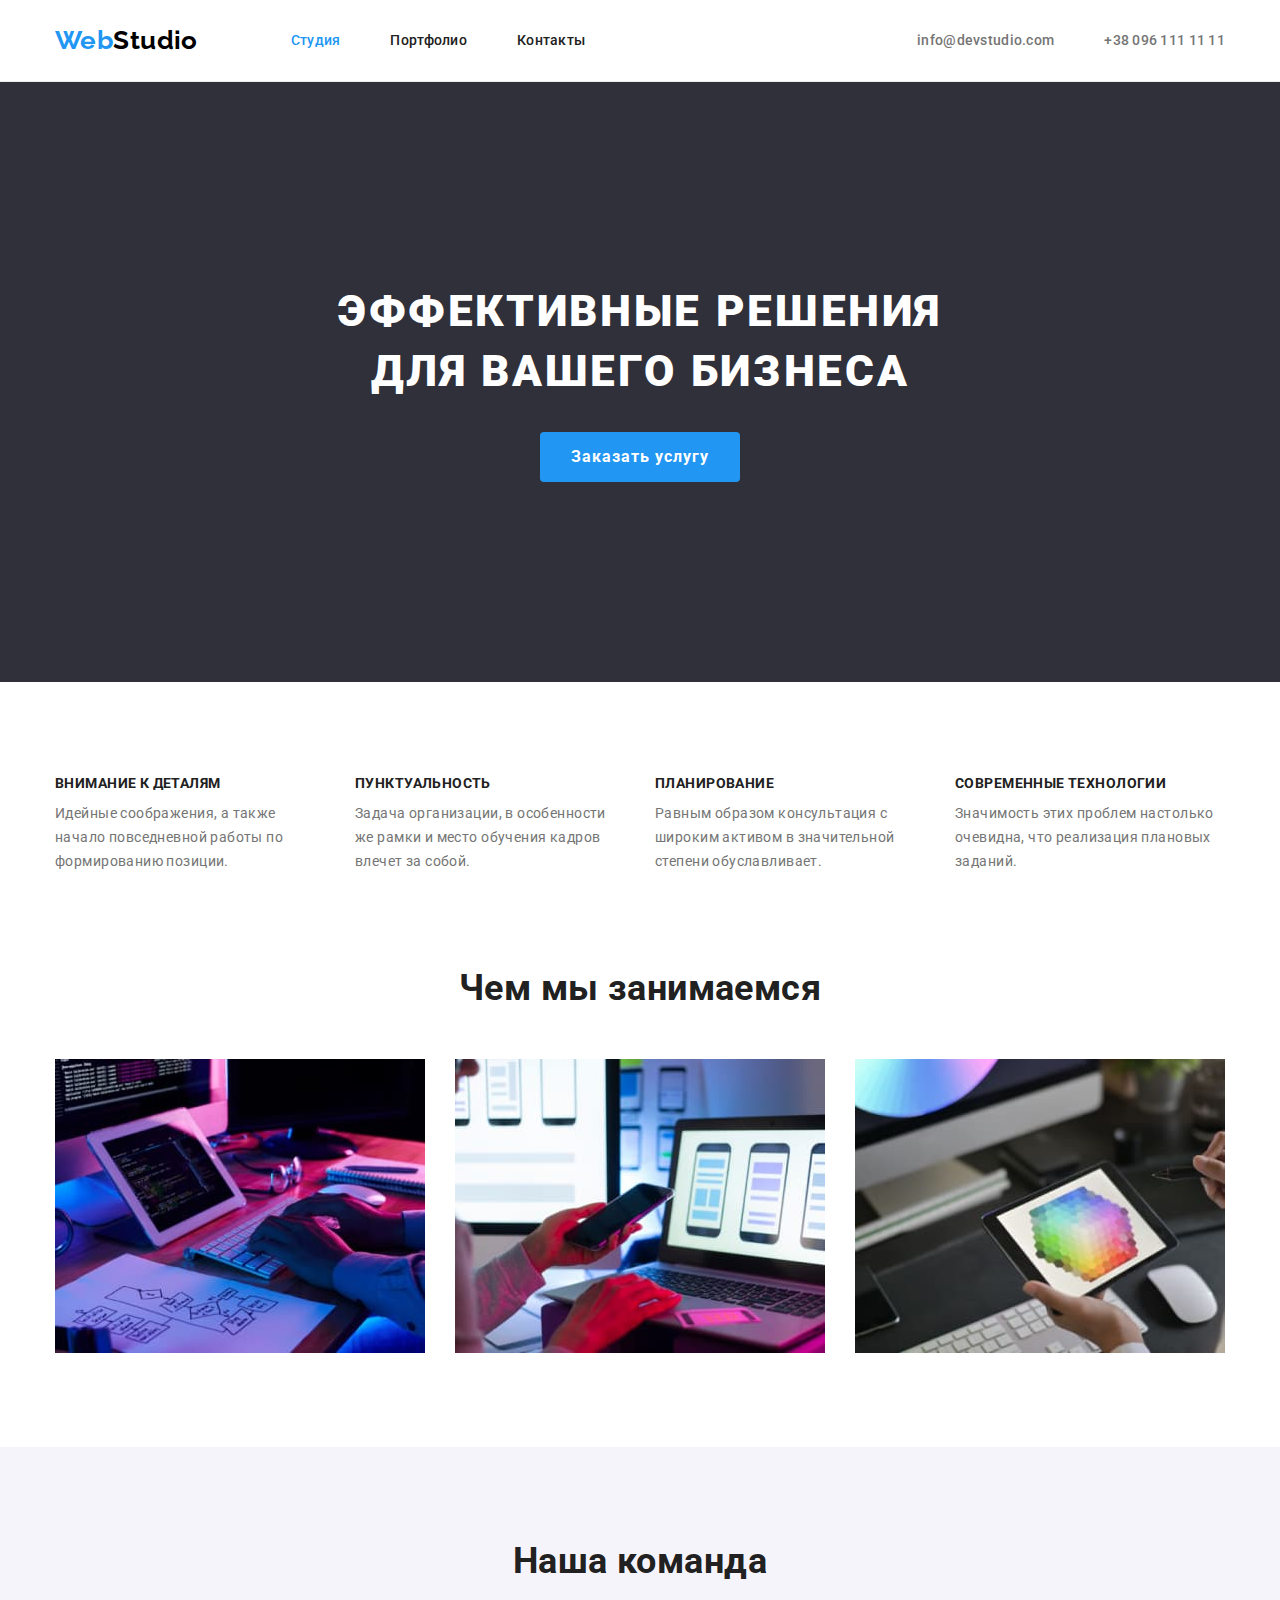
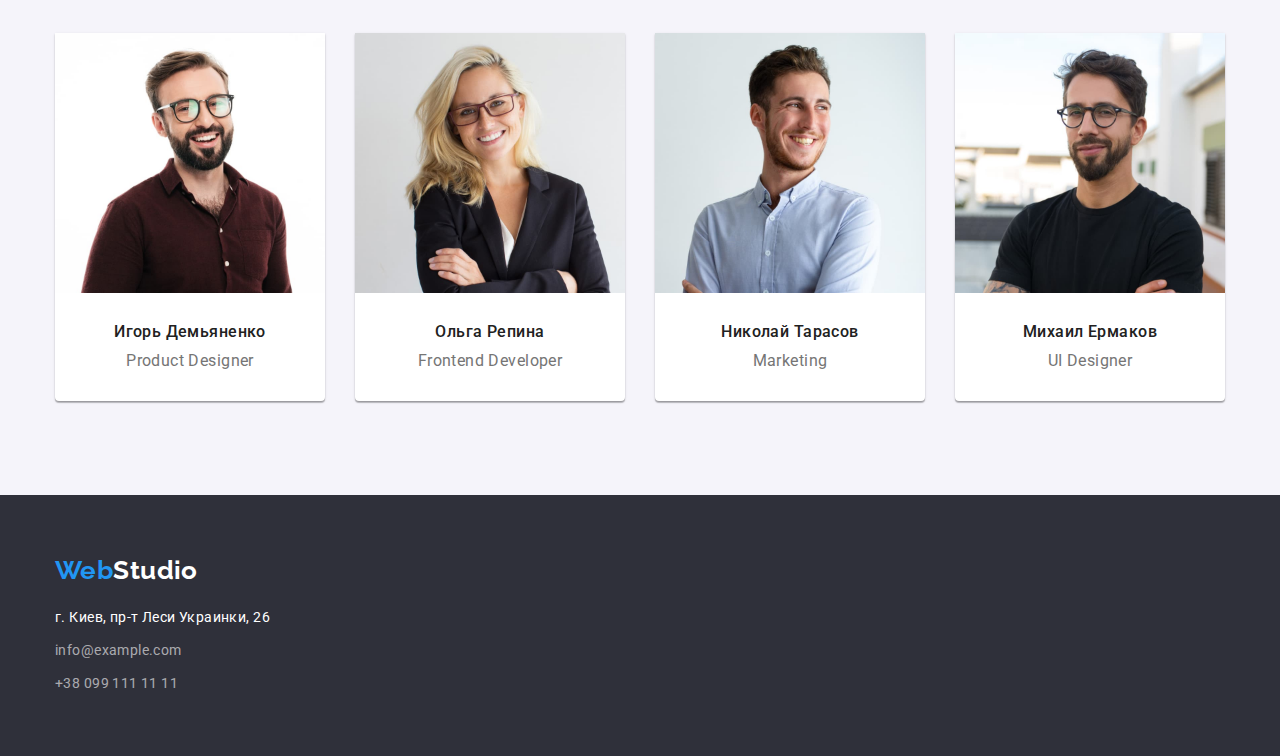
<file: index.html>
<!DOCTYPE html>
<html lang="ru">
  <head>
    <meta charset="UTF-8" />
    <meta http-equiv="X-UA-Compatible" content="IE=edge" />
    <meta name="viewport" content="width=device-width, initial-scale=1.0" />
    <link rel="preconnect" href="https://fonts.googleapis.com" />
    <link rel="preconnect" href="https://fonts.gstatic.com" crossorigin />
    <link
      rel="stylesheet"
      href="https://cdnjs.cloudflare.com/ajax/libs/modern-normalize/1.1.0/modern-normalize.css"
    />
    <link
      href="https://fonts.googleapis.com/css2?family=Raleway:wght@700&family=Roboto:wght@400;500;700;900&display=swap"
      rel="stylesheet"
    />
    <link rel="stylesheet" href="./styles/styles.css" />
    <title>Document</title>
  </head>
  <body>
    <!-- Header -->
    <header class="header">
      <div class="container header-container">
        <nav class="navigation">
          <a href="./index.html" class="logo">Web<span class="logo-studio">Studio</span>
          </a>
          <ul class="nav-links">
            <li class="item">
              <a href="./index.html" class="title current">Студия</a>
            </li>
            <li class="item">
              <a href="./portfolio.html" class="title">Портфолио</a>
            </li>
            <li class="item">
              <a href="" class="title">Контакты</a>
            </li>
          </ul>
        </nav>
        <ul class="nav-links nav-contacts">
          <li class="item">
            <a href="mailto:info@devstudio.com" class="contact">
              info@devstudio.com
            </a>
          </li>
          <li class="item">
            <a href="tel:+380961111111" class="contact">
              +38 096 111 11 11
            </a>
          </li>
        </ul>
      </div>
    </header>
    <!-- Hero Section -->
    <main>
      <section class="hero section">
        <div class="container hero-container">
          <h1 class="title">
            Эффективные решения для вашего бизнеса
          </h1>
          <button type="button" class="button">
            Заказать услугу
          </button>
        </div>
      </section>

      <!-- Особености -->
      <section class="benefits section">
        <h2 class="visually-hidden">особенности нашей работы</h2>
        <div class="container">
          <ul class="benefits-list">
            <li class="item">
              <h3 class="benefits title">Внимание к деталям</h3>
              Идейные соображения, а также начало повседневной работы по
              формированию позиции.
            </li>
            <li class="item">
              <h3 class="benefits title">Пунктуальность</h3>
              Задача организации, в особенности же рамки и место обучения кадров
              влечет за собой.
            </li>
            <li class="item">
              <h3 class="benefits title">Планирование</h3>
              Равным образом консультация с широким активом в значительной
              степени обуславливает.
            </li>
            <li class="item">
              <h3 class="benefits title">Современные технологии</h3>
              Значимость этих проблем настолько очевидна, что реализация
              плановых заданий.
            </li>
          </ul>
        </div>
      </section>
      <!-- Чем мы занимаемся -->
      <section class="ours-work section">
        <div class="container">
          <h2 class="title">Чем мы занимаемся</h2>
          <ul class="our-works-list">
            <li class="item">
              <img
                src="./images/img-1.jpg"
                width="370"
                alt="Человек работает за компьютером"
              />
            </li>
            <li class="item">
              <img
                src="./images/img-2.jpg"
                width="370"
                alt="Человек держит телефон в руке"
              />
            </li>
            <li class="item">
              <img
                src="./images/img-3.jpg"
                width="370"
                alt="Человек держит планшет в руке"
              />
            </li>
          </ul>
        </div>
      </section>
      <!--Наша команда-->
      <section class="our-team section">
        <div class="container">
          <h2 class="title">Наша команда</h2>
          <ul class="our-team-list">
            <li class="item card">
              <img
                src="./images/ourteam-1.jpg"
                width="270"
                alt="Игорь Демьяненко"
              />
              <div class="our-team-description">
              <h3 class="name">Игорь Демьяненко</h3>
              <p lang="en" class="profession">Product Designer</p>
            </div>
            </li>
            <li class="item card">
              <img
                src="./images/ourteam-2.jpg"
                width="270"
                alt="Ольга Репина"
              />
              <div class="our-team-description">
              <h3 class="name">Ольга Репина</h3>
              <p lang="en" class="profession">Frontend Developer</p>
            </div>
            </li>
            <li class="item card">
              <img
                src="./images/ourteam-3.jpg"
                width="270"
                alt="Николай Тарасов"
              />
              <div class="our-team-description">
              <h3 class="name">Николай Тарасов</h3>
              <p lang="en" class="profession">Marketing</p>
            </div>
            </li>
            <li class="item card">
              <img
                src="./images/ourteam-4.jpg"
                width="270"
                alt="Михаил Ермаков"
              />
              <div class="our-team-description">
              <h3 class="name">Михаил Ермаков</h3>
              <p lang="en" class="profession">UI Designer</p>
            </div>
            </li>
          </ul>
        </div>
      </section>
    </main>
    <!-- Подвал -->
    <footer class="footer">
      <div class="container">
        <a href="./index.html" class="logo">Web<span class="logo-studio">Studio</span>
        </a>
        <address class="footer-address">
          <p class="address">г. Киев, пр-т Леси Украинки, 26</p>
          <ul class="footer-links">
            <li class="footer-adress-item">
              <a href="mailto:info@example.com" class="footer-contacts">
                info@example.com
              </a>
            </li>
            <li class="footer-adress-item">
              <a href="tel:+380991111111" class="footer-contacts">
                +38 099 111 11 11
              </a>
            </li>
          </ul>
        </address>
      </div>
    </footer>
  </body>
</html>
</file>
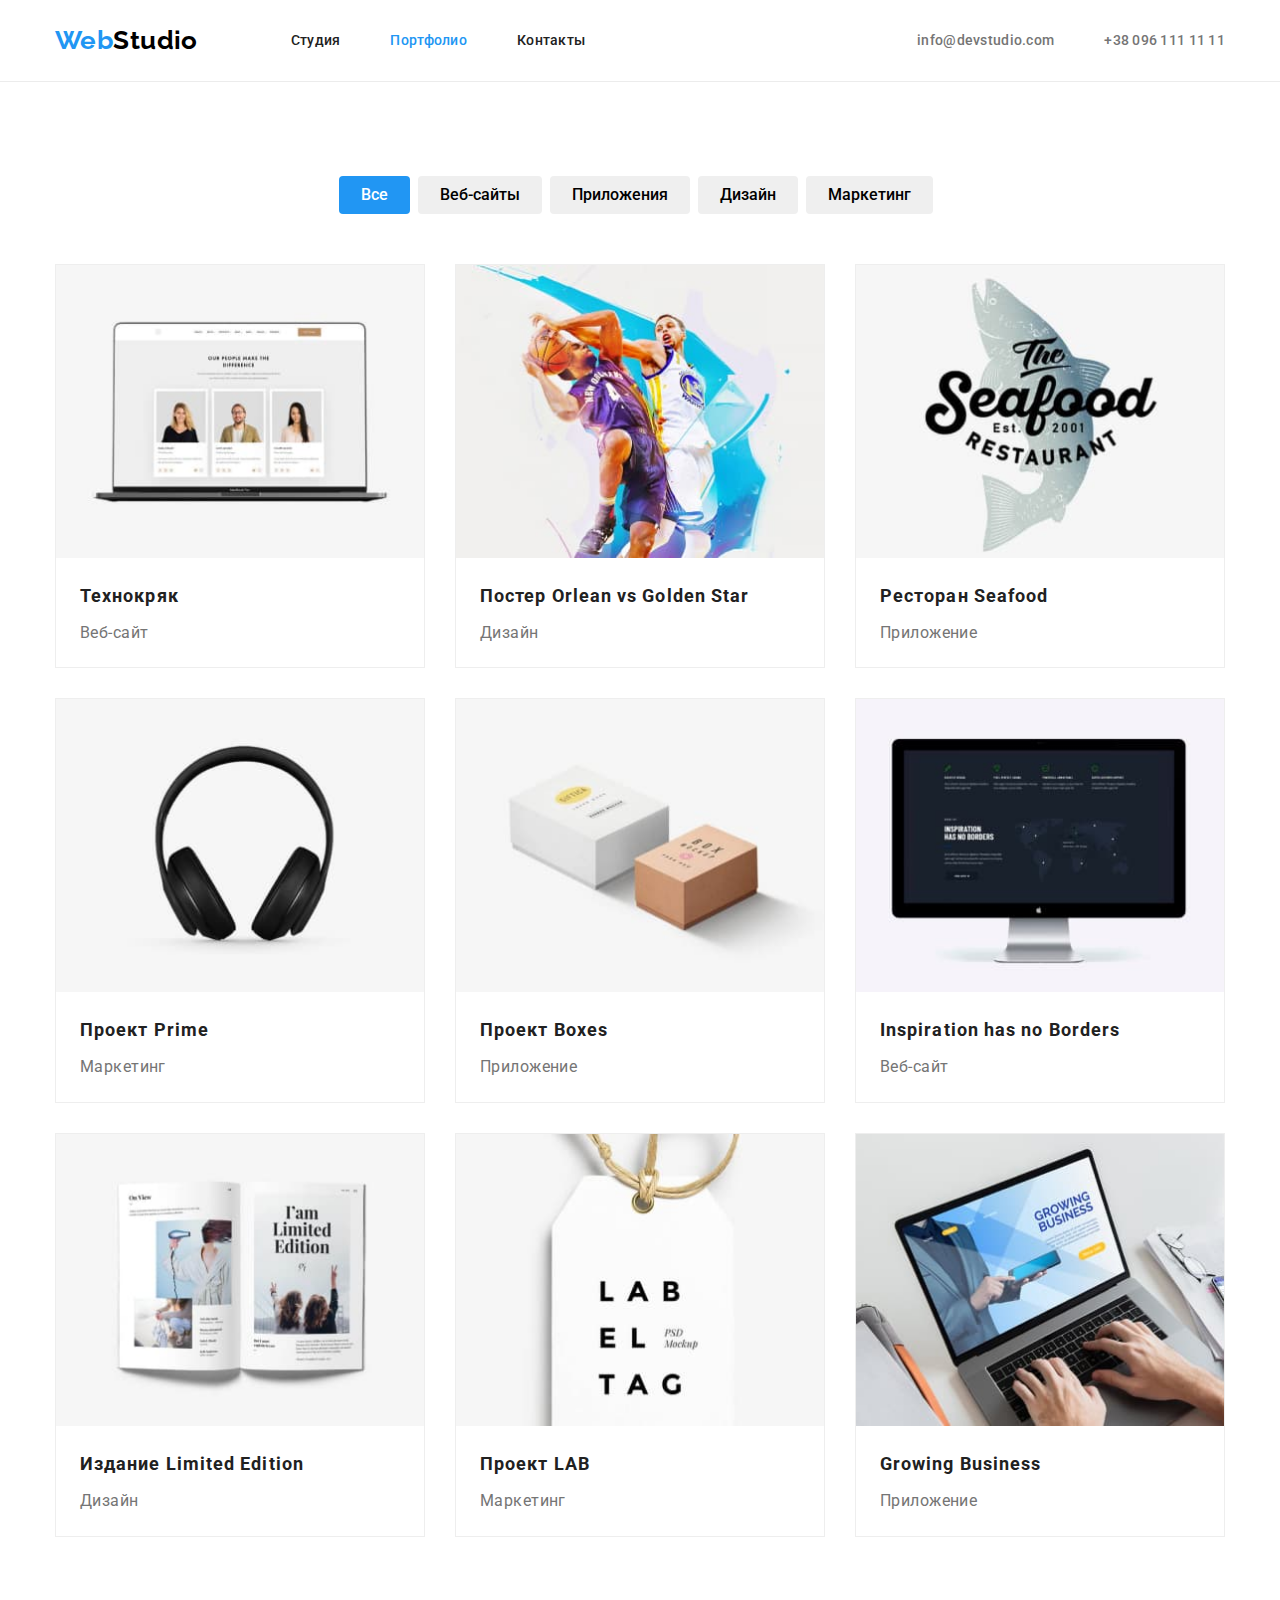
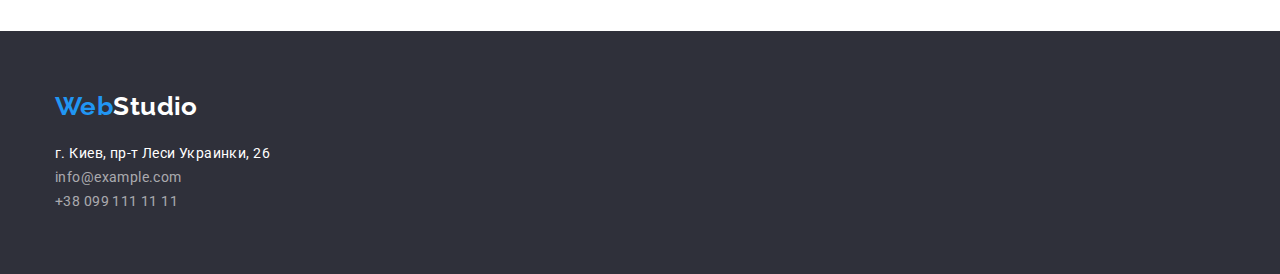
<file: portfolio.html>
<!DOCTYPE html>
<html lang="ru">
  <head>
    <meta charset="UTF-8" />
    <meta http-equiv="X-UA-Compatible" content="IE=edge" />
    <meta name="viewport" content="width=device-width, initial-scale=1.0" />
    <link rel="preconnect" href="https://fonts.googleapis.com" />
    <link rel="preconnect" href="https://fonts.gstatic.com" crossorigin />
    <link
      rel="stylesheet"
      href="https://cdnjs.cloudflare.com/ajax/libs/modern-normalize/1.1.0/modern-normalize.css"
    />
    <link
      href="https://fonts.googleapis.com/css2?family=Raleway:wght@700&family=Roboto:wght@400;500;700;900&display=swap"
      rel="stylesheet"
    />
    <link rel="stylesheet" href="./styles/styles.css" />
    <title>Document</title>
  </head>
  <body>
    <!-- Header -->
    <header class="header">
      <div class="container header-container">
        <nav class="navigation">
          <a href="./index.html" class="logo">Web<span class="logo-studio">Studio</span>
          </a>
          <ul class="nav-links">
            <li class="item">
              <a href="./index.html" class="title">Студия</a>
            </li>
            <li class="item">
              <a href="./portfolio.html" class="title current">Портфолио</a>
            </li>
            <li class="item"><a href="" class="title">Контакты</a></li>
          </ul>
        </nav>
        <ul class="nav-links nav-contacts">
          <li class="item">
            <a href="mailto:info@devstudio.com" class="contact">
              info@devstudio.com
            </a>
          </li>
          <li class="item">
            <a href="tel:+380961111111" class="contact">
              +38 096 111 11 11
            </a>
          </li>
        </ul>
      </div>
    </header>
    <!-- Портфолио -->
    <main>
      <!-- Радио кнопки -->
      <section class="radio-buttons section">
        <div class="container">
          <h1 class="visually-hidden">Портфолио</h1>
          <ul class="filter set-of-buttons">
            <li class="filter-item">
              <button type="button" class="filter-button all">
                Все
              </button>
            </li>
            <li class="filter-item">
              <button type="button" class="filter-button">
                Веб-сайты
              </button>
            </li>
            <li class="filter-item">
              <button type="button" class="filter-button">
                Приложения
              </button>
            </li>
            <li class="filter-item">
              <button type="button" class="filter-button">
                Дизайн
              </button>
            </li>
            <li class="filter-item">
              <button type="button" class="filter-button">
                Маркетинг
              </button>
            </li>
          </ul>
          <!-- Ассортимент -->
          <ul class="positions set-of-cards">
            <li class="item">
              <img
                src="./images/technohryak.jpg"
                alt="Изображение сайта на ноутбуке"
                width="370"
              />
              <div class="descriptions">
                <h2 class="name-of-position">Технокряк</h2>
                <p class="type-of-position">Веб-сайт</p>
              </div>
            </li>
            <li class="item">
              <img
                src="./images/poster.jpg"
                alt="Постер команд нового орлеана и голден старс"
                width="370"
              />
              <div class="descriptions">
                <h2 class="name-of-position">
                  Постер
                  <span lang="en">Orlean vs Golden Star</span>
                </h2>
                <p class="type-of-position">Дизайн</p>
              </div>
            </li>
            <li class="item">
              <img
                src="./images/seafood.jpg"
                alt="Изображение логотипа ресторана Seafood"
                width="370"
              />
              <div class="descriptions">
                <h2 class="name-of-position">
                  Ресторан
                  <span lang="en">Seafood</span>
                </h2>
                <p class="type-of-position">Приложение</p>
              </div>
            </li>
            <li class="item">
              <img
                src="./images/headphones.jpg"
                alt="Изображение Наушников"
                width="370"
              />
              <div class="descriptions">
                <h2 class="name-of-position">
                  Проект
                  <span lang="en">Prime</span>
                </h2>
                <p class="type-of-position">Маркетинг</p>
              </div>
            </li>
            <li class="item">
              <img
                src="./images/boxes.jpg"
                alt="Изображение коробочек"
                width="370"
              />
              <div class="descriptions">
                <h2 class="name-of-position">
                  Проект
                  <span lang="en">Boxes</span>
                </h2>
                <p class="type-of-position">Приложение</p>
              </div>
            </li>
            <li class="item">
              <img
                src="./images/display.jpg"
                alt="Изображение сайта на экране монитора"
                width="370"
              />
              <div class="descriptions">
                <h2 class="name-of-position" lang="en">
                  Inspiration has no Borders
                </h2>
                <p class="type-of-position">Веб-сайт</p>
              </div>
            </li>
            <li class="item">
              <img
                src="./images/book.jpg"
                alt="Изображение развернутой книги"
                width="370"
              />
              <div class="descriptions">
                <h2 class="name-of-position">
                  Издание
                  <span lang="en">Limited Edition</span>
                </h2>
                <p class="type-of-position">Дизайн</p>
              </div>
            </li>
            <li class="item">
              <img
                src="./images/label.jpg"
                alt="Изображение бирки"
                width="370"
              />
              <div class="descriptions">
                <h2 class="name-of-position">
                  Проект
                  <span lang="en">LAB</span>
                </h2>
                <p class="type-of-position">Маркетинг</p>
              </div>
            </li>
            <li class="item">
              <img
                src="./images/notebook.jpg"
                alt="Человек работает за ноутбуком"
                width="370"
              />
              <div class="descriptions">
                <h2 class="name-of-position" lang="en">Growing Business</h2>
                <p class="type-of-position">Приложение</p>
              </div>
            </li>
          </ul>
        </div>
      </section>
    </main>
    <!-- Подвал -->
    <footer class="footer">
      <div class="container">
        <a href="./index.html" class="logo">Web<span class="logo-studio">Studio</span>
        </a>
        <address class="footer-address">
          <p class="adress">г. Киев, пр-т Леси Украинки, 26</p>
          <ul class="footer-links">
            <li>
              <a href="mailto:info@example.com" class="footer-contacts">
                info@example.com
              </a>
            </li>
            <li>
              <a href="tel:+380991111111" class="footer-contacts">
                +38 099 111 11 11
              </a>
            </li>
          </ul>
        </address>
      </div>
    </footer>
  </body>
</html>
</file>
<file: styles/styles.css>
/* primary logo color #000000 */
/* secondary logo color #2196F3 */
/* background footer #2f303a */
:root {
  --brand-primary-color: #2196f3;
  --brand-secondary-color: #000000;
  --body-color: #757575;
  --background-color: #2f303a;
  --title-color: #212121;
  --white-color: #ffffff;
  --our-team-color: #f5f4fa;
  --second-button-color: #188ce8;
  --border-cards-color: #eeeeee;
  --border-header-color: #ececec;
}
/* .az {
  display: flex;
  flex-wrap: wrap;
  margin-bottom: -30px;
  margin-left: -30px;
}
.azz {
  flex-basis: calc(100% / 3 - 30);
  margin-bottom: 30px;
  margin-left: 30px;
} */
p,
h1,
h2,
h3,
h4,
h5,
h6 {
  margin: 0;
}
ul {
  margin: 0;
  padding: 0;
}
.container {
  margin-left: auto;
  margin-right: auto;
  width: 1200px;
  padding-left: 15px;
  padding-right: 15px;
  /* border: 2px dashed tomato; */
}
.visually-hidden {
  position: absolute;
  clip: rect(0 0 0 0);
  width: 1px;
  height: 1px;
  margin: -1px;
}
.section {
  padding-top: 94px;
  padding-bottom: 94px;
}

button {
  cursor: pointer;
}
img {
  display: block;
  max-width: 100%;
  height: auto;
}
address {
  font-style: normal;
}
.nav-links,
.benefits-list,
.our-works-list,
.our-team-list,
.footer-links,
.filter,
.positions {
  list-style: none;
}

body {
  color: var(--body-color);
  font-family: 'Roboto', 'sans-serif';
  font-size: 14px;
  letter-spacing: 0.03em;
}
.nav-links .title:hover,
.nav-links .title:focus,
.header .contact:hover,
.header .contact:focus,
.footer-contacts:hover,
.footer-contacts:focus {
  color: var(--brand-primary-color);
}
.title,
.name,
.name-of-position {
  color: var(--title-color);
}
/* --------------------------------HEADER-------------------------------- */
.logo {
  display: block;
  color: var(--brand-primary-color);
  font-family: 'Raleway';
  font-weight: 700;
  font-size: 26px;
  line-height: 1.2;
  text-decoration: none;
}
.navigation {
  display: flex;
  align-items: center;
}
.navigation .logo{
  padding: 25px 0;
}
.nav-links {
  display: flex;
  align-items: center;
  margin-left: 93px;
}
.nav-contacts {
  margin-left: auto;
}
.nav-links .title {
  text-decoration: none;
  padding: 32px 0px;
}
.header {
  border-bottom: 1px solid var(--border-header-color);
  padding-bottom: 0px;
}
.header-container {
  display: flex;
  align-items: center;
}
.logo .logo-studio {
  color: var(--brand-secondary-color);
}
.nav-links .item {
  display: flex;
  margin-left: 50px;
}
.nav-links .item:first-child {
  margin-left: 0;
}
.nav-links .item .contact{
  display: flex;
  padding: 32px 0;
}
.header .contact {
  color: var(--body-color);
  text-decoration: none;
}
.navigation .title,
.header .contact {
  font-weight: 500;
  line-height: 1.14;
  letter-spacing: 0.02em;
}
/* --------------------------------HERO-------------------------------- */
.hero-container .title {
  max-width: 696px;
  margin: 0 auto;
}
.hero {
  background-color: var(--background-color);
  text-align: center;
  padding: 200px 0;
}
.hero .title {
  color: var(--white-color);
  font-weight: 900;
  font-size: 44px;
  line-height: 1.36;
  text-align: center;
  letter-spacing: 0.06em;
  text-transform: uppercase;
  margin-bottom: 30px;
}
.button {
  width: 200px;
  height: 50px;
  color: var(--white-color);
  background-color: var(--brand-primary-color);
  border: transparent;
  border-radius: 4px;
}
.hero .button:hover,
.hero .button:focus {
  color: var(--white-color);
  background-color: var(--second-button-color);
}
.hero .button {
  display: block;
  font-weight: 700;
  font-size: 16px;
  line-height: 1.87;
  letter-spacing: 0.06em;
  margin-left: auto;
  margin-right: auto;
}
/* --------------------------------BENEFITS-------------------------------- */
.benefits {
  font-size: 14px;
}
.benefits-list {
  display: flex;
}
.benefits-list .item {
  max-width: 270px;
  margin-left: 30px;
}
.benefits-list .item:first-child {
  margin-left: 0;
}
.benefits-list .title {
  margin-bottom: 10px;
}
.benefits {
  line-height: 1.71;
  letter-spacing: 0.03em;
}
.benefits .title {
  font-weight: 700;
  line-height: 1.14;
  text-transform: uppercase;
  margin-bottom: 10px;
}
/* --------------------------------OUR WORKS-------------------------------- */
.ours-work{
  padding-top: 0;
}
.ours-work .title {
  margin-bottom: 50px;
}
.our-works-list {
  display: flex;
  flex-wrap: wrap;
}
.our-works-list .item {
  margin-left: 30px;
}
.our-works-list .item:nth-child(3n + 1) {
  margin-left: 0;
}

.ours-work .title,
.our-team .title {
  font-weight: 700;
  font-size: 36px;
  line-height: 1.16;
  text-align: center;
}
/* --------------------------------OUR TEAM-------------------------------- */
.our-team {
  background-color: var(--our-team-color);
  margin-bottom: 0;
}
.card {
  background: #ffffff;
  box-shadow: 0px 1px 3px rgba(0, 0, 0, 0.12), 0px 1px 1px rgba(0, 0, 0, 0.14),
    0px 2px 1px rgba(0, 0, 0, 0.2);
  border-radius: 0px 0px 4px 4px;
}
.our-team .title{
  margin-bottom: 50px;
}
.our-team-list {
  display: flex;
  flex-wrap: wrap;
}
.our-team-list .item {
  min-width: 270px;
  margin-left: 30px;
}
.our-team-list .item:nth-child(4n + 1) {
  margin-left: 0;
}
.our-team-description {
  padding: 30px 15px;

}
.our-team .name {
  font-weight: 500;
  font-size: 16px;
  line-height: 1.18;
  text-align: center;
}
.our-team .profession {
  font-size: 16px;
  line-height: 1.18;
  text-align: center;
  margin-top: 10px;
}
/* --------------------------------PORTFOLIO-------------------------------- */
.set-of-buttons,
.set-of-cards {
  display: flex;
}
.filter {
  justify-content: center;
  align-content: center;
  margin-bottom: 50px;
}
.filter-item {
  margin-right: 8px;
}

.filter-button {
  border: hidden;
  border-radius: 4px;
  padding: 6px 22px;
}
.filter .filter-button {
  cursor: pointer;
  font-size: 16px;
  font-weight: 500;
  line-height: 1.62;
  font-family: 'Roboto', 'sans-serif';
}
.positions {
  flex-wrap: wrap;
}
.positions .item {
  border: 1px solid var(--border-cards-color);
}
.set-of-cards {
  margin: -15px;
}
.set-of-cards .item {
  min-width: 370px;
  min-height: 404px;
  flex-basis: calc((100% - 30px * 3) / 3);
  margin: 15px;
}
.set-of-cards .descriptions{
padding: 20px 24px;
}
.name-of-position {
  font-weight: 700;
  font-size: 18px;
  line-height: 2;
  letter-spacing: 0.06em;
margin-bottom: 4px;
}
.type-of-position {
  font-size: 16px;
  line-height: 1.87;
}
.filter .filter-button:hover,
.filter .filter-button:focus,
.filter .filter-button.all {
  color: var(--white-color);
  background-color: var(--brand-primary-color);
}
/* --------------------------------FOOTER-------------------------------- */
.footer {
  background-color: var(--background-color);
  padding: 60px 0;
}

.footer .logo {
  color: var(--brand-primary-color);
  margin-bottom: 20px;
}
.footer .logo-studio {
  color: var(--white-color);
}
.address {
  display: block;
  margin-bottom: 9px;
}
.footer-adress-item {
  display: block;
  margin-bottom: 9px;
}
.footer-adress-item:last-child {
  margin-bottom: 0px;
}
.footer-address {
  color: var(--white-color);
  font-style: normal;
  line-height: 1.71;
}
.footer-contacts {
  color: rgba(255, 255, 255, 0.6);
  line-height: 1.71;
  text-decoration: none;
}
/* --------------------------------COLOR OF LINK-------------------------------- */
.current {
  color: var(--brand-primary-color);
}
</file>
